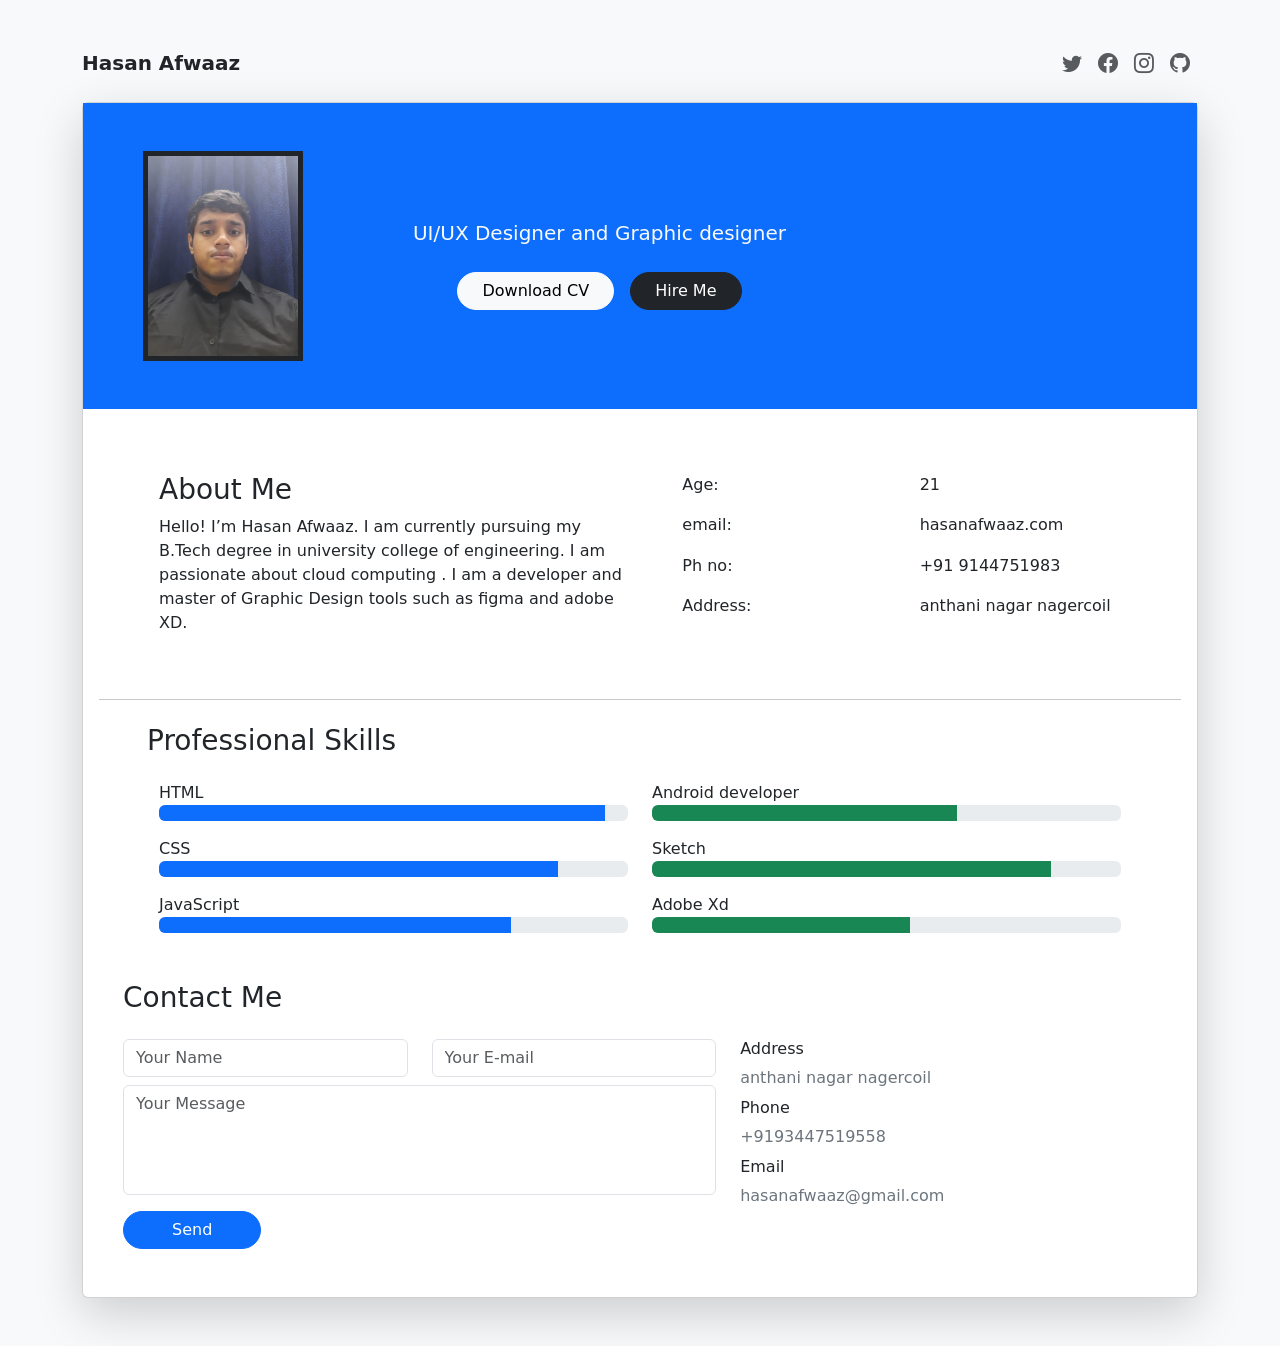
<file: Assignment/Hasan Afwaaz/hasan afwaaz/hasan.html>
<!doctype html>
<html lang="en">
    <head>
        <meta charset="utf-8">
        <meta name="viewport" content="width=device-width, initial-scale=1">
        <title>Bootstrap demo</title>
        <!--Bootstrap CSS-->
        <link href="https://cdn.jsdelivr.net/npm/bootstrap@5.2.0/dist/css/bootstrap.min.css" rel="stylesheet" integrity="sha384-gH2yIJqKdNHPEq0n4Mqa/HGKIhSkIHeL5AyhkYV8i59U5AR6csBvApHHNl/vI1Bx" crossorigin="anonymous">
        <!--Bootstrap Icons-->
        <link rel="stylesheet" href="https://cdn.jsdelivr.net/npm/bootstrap-icons@1.9.1/font/bootstrap-icons.css">
    </head>
    <body>
        <section class="bg-light min-vh-100 p-5">
            <div class="container d-flex flex-row justify-content-between">
                <div class="fw-bold fs-5">Hasan Afwaaz</div>
                <div class="d-flex flex-row fs-5">
                    <a href="#" class="mx-2 text-muted"><i class="bi bi-twitter"></i></a>
                    <a href="#" class="mx-2 text-muted"><i class="bi bi-facebook"></i></a>
                    <a href="#" class="mx-2 text-muted"><i class="bi bi-instagram"></i></a>
                    <a href="#" class="mx-2 text-muted"><i class="bi bi-github"></i></a>
                </div>
            </div>
            <!--Card-->
            <div class="container mt-4">
                <div class="card rounded shadow-lg border-none">
                    <div class="bg-primary p-5">
                        <div class="container">
                            <div class="d-flex flex-row">
                                <span class="position-relative">
                                    <img src="WhatsApp Image 2022-09-22 at 8.42.36 AM.jpeg" alt="" style="max-width: 10rem" class="img-fluid border border-5 border-dark">
                                </span>
                                <div class="d-flex flex-column ms-5 justify-content-center align-items-center w-50">
                                    <div class="fs-1 fw-bold text-light"></div>
                                    <div class="fs-5 text-light mt-3">UI/UX Designer and Graphic designer</div>
                                    <div class="d-flex flex-row mt-4">
                                        <a href="#" class="btn btn-light rounded-pill px-4 px-3">Download CV</a>
                                        <a href="#" class="btn btn-dark rounded-pill px-4 px-3 ms-3">Hire Me</a>
                                    </div>
                                </div>
                            </div>
                        </div>
                    </div>
                    <div class="card-body">
                        <div class="d-flex flex-row p-5">
                            <div class="container">
                                <div class="h3">About Me</div>
                                <div class="pe-5">Hello! I’m Hasan Afwaaz. I am currently pursuing my B.Tech degree in university college of engineering. I am passionate about cloud computing . I am a developer and master of Graphic Design tools such as figma and adobe XD.</div>
                            </div>
                            <div class="row row-cols-2">
                                <div class="col">Age:</div>
                                <div class="col">21</div>
                                <div class="col">email:</div>
                                <div class="col">hasanafwaaz.com</div>
                                <div class="col">Ph no:</div>
                                <div class="col">+91 9144751983</div>
                                <div class="col">Address:</div>
                                <div class="col">anthani nagar nagercoil</div>
                            </div>
                        </div>
                        <hr>
                        <div class="h3 px-5 py-2">Professional Skills</div>
                        <div class="d-flex flex-row px-5 py-2 pb-5">
                            <div class="container">
                                <div class="">HTML</div>
                                <div class="progress">
                                    <div class="progress-bar" role="progressbar" aria-label="Basic example" style="width: 95%" aria-valuenow="95" aria-valuemin="0" aria-valuemax="100"></div>
                                </div>
                                <div class="mt-3">CSS</div>
                                <div class="progress">
                                    <div class="progress-bar" role="progressbar" aria-label="Basic example" style="width: 85%" aria-valuenow="85" aria-valuemin="0" aria-valuemax="100"></div>
                                </div>
                                <div class="mt-3">JavaScript</div>
                                <div class="progress">
                                    <div class="progress-bar" role="progressbar" aria-label="Basic example" style="width: 75%" aria-valuenow="75" aria-valuemin="0" aria-valuemax="100"></div>
                                </div>                             

                            </div>
                            <div class="container">
                                <div class="">Android developer</div>
                                <div class="progress">
                                    <div class="progress-bar bg-success" role="progressbar" aria-label="Basic example" style="width: 65%" aria-valuenow="65" aria-valuemin="0" aria-valuemax="100"></div>
                                </div>
                                <div class="mt-3">Sketch</div>
                                <div class="progress">
                                    <div class="progress-bar bg-success" role="progressbar" aria-label="Basic example" style="width: 85%" aria-valuenow="85" aria-valuemin="0" aria-valuemax="100"></div>
                                </div>
                                <div class="mt-3">Adobe Xd</div>
                                <div class="progress">
                                    <div class="progress-bar bg-success" role="progressbar" aria-label="Basic example" style="width: 55%" aria-valuenow="55" aria-valuemin="0" aria-valuemax="100"></div>
                                </div>    

                            </div>
                        </div>
                        <!---->
                        <!--Contact-->
<div class="contant-section px-3 px-lg-4 pb-4" id="contact">
    <h2 class="h3 text mb-3">Contact Me</h2>
    <div class="row">
      <div class="col-md-7 d-print-none">
        <div class="my-2">
            <form action="" method="POST">
                <div class="row">
                    <div class="col-6"><input class="form-control" type="text" id="name" name="name" placeholder="Your Name" required></div>
                    <div class="col-6"><input class="form-control" type="email" id="email" name="_replyto" placeholder="Your E-mail" required></div>
                </div>
                <div class="form-group my-2"><textarea class="form-control" style="resize: none;" id="message" name="message" rows="4"  placeholder="Your Message" required></textarea></div>
                <button class="btn btn-primary rounded-pill px-5 mt-2" type="submit">Send</button>
            </form>
        </div>
      </div>
      <div class="col">
        <div class="mt-2">
          <h3 class="h6">Address</h3>
          <div class="pb-2 text-secondary">anthani nagar nagercoil</div>
          <h3 class="h6">Phone</h3>
          <div class="pb-2 text-secondary">+9193447519558</div>
          <h3 class="h6">Email</h3>
          <div class="pb-2 text-secondary">hasanafwaaz@gmail.com</div>
        </div>
      </div>
    </div>
</div>

                    </div>
                </div>
            </div>

        </section>
        <!--BootStrap JS-->
        <script src="https://cdn.jsdelivr.net/npm/bootstrap@5.2.0/dist/js/bootstrap.bundle.min.js" integrity="sha384-A3rJD856KowSb7dwlZdYEkO39Gagi7vIsF0jrRAoQmDKKtQBHUuLZ9AsSv4jD4Xa" crossorigin="anonymous"></script>
    </body>
</html>
</file>
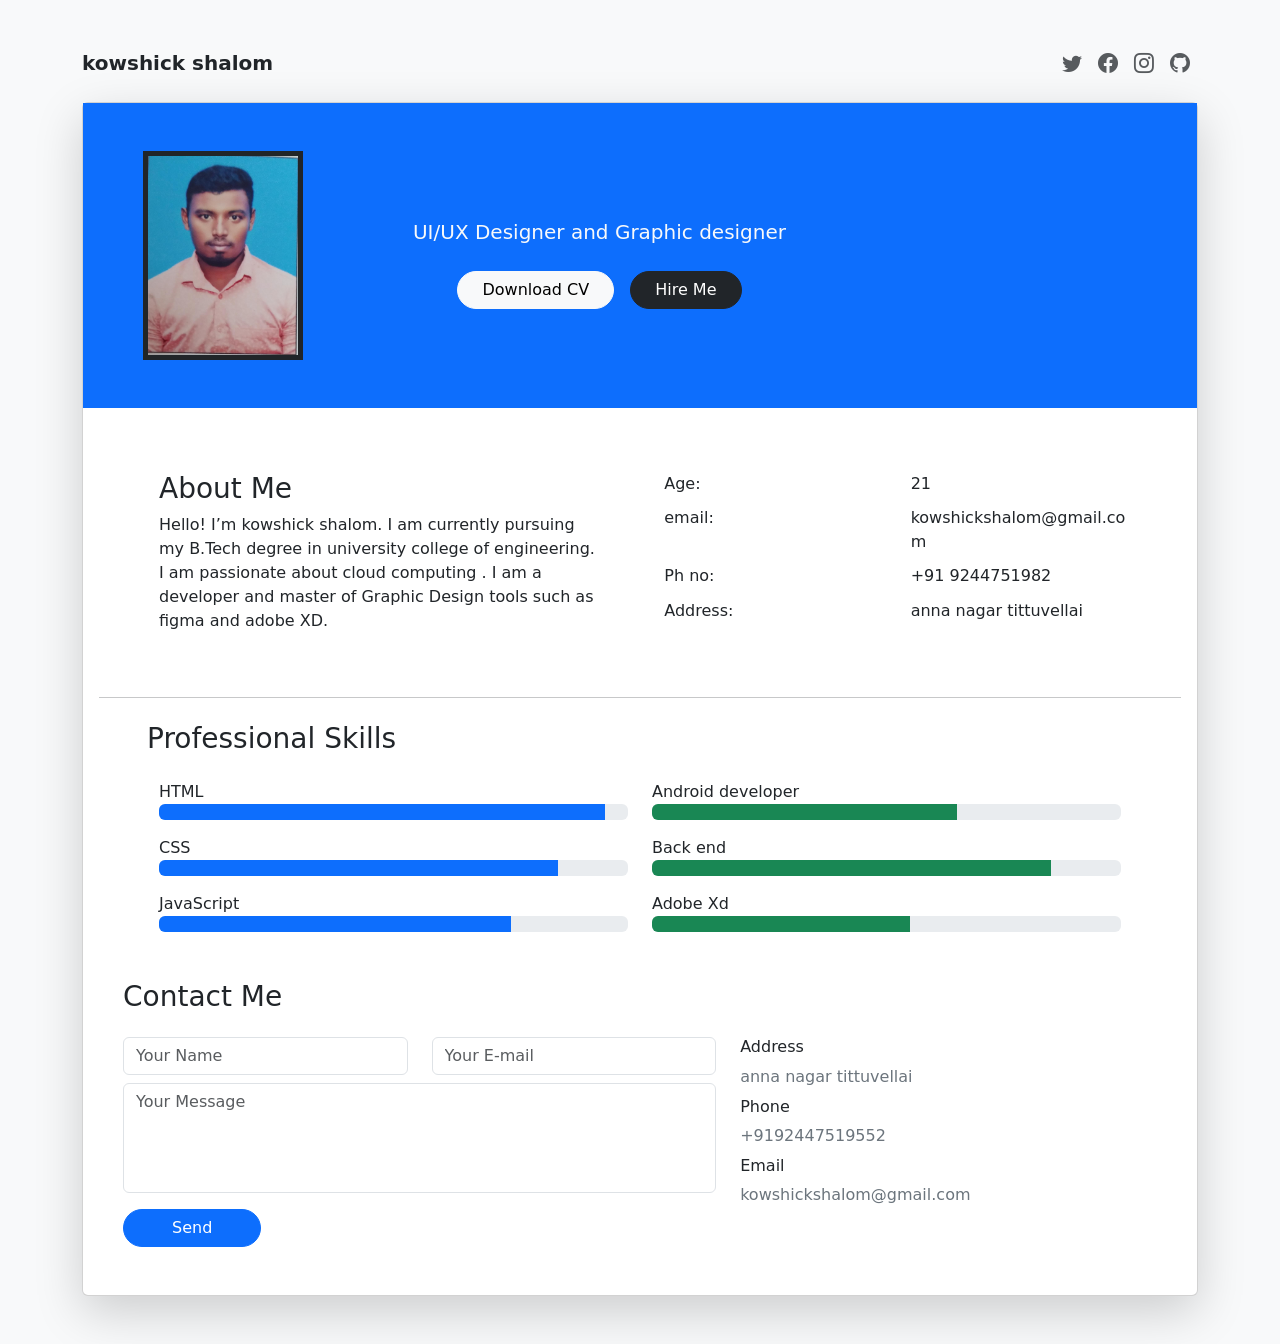
<file: Assignment/Kowshick Shalom/kowshick shalom/kowshick.html>
<!doctype html>
<html lang="en">
    <head>
        <meta charset="utf-8">
        <meta name="viewport" content="width=device-width, initial-scale=1">
        <title>Bootstrap demo</title>
        <!--Bootstrap CSS-->
        <link href="https://cdn.jsdelivr.net/npm/bootstrap@5.2.0/dist/css/bootstrap.min.css" rel="stylesheet" integrity="sha384-gH2yIJqKdNHPEq0n4Mqa/HGKIhSkIHeL5AyhkYV8i59U5AR6csBvApHHNl/vI1Bx" crossorigin="anonymous">
        <!--Bootstrap Icons-->
        <link rel="stylesheet" href="https://cdn.jsdelivr.net/npm/bootstrap-icons@1.9.1/font/bootstrap-icons.css">
    </head>
    <body>
        <section class="bg-light min-vh-100 p-5">
            <div class="container d-flex flex-row justify-content-between">
                <div class="fw-bold fs-5">kowshick shalom </div>
                <div class="d-flex flex-row fs-5">
                    <a href="#" class="mx-2 text-muted"><i class="bi bi-twitter"></i></a>
                    <a href="#" class="mx-2 text-muted"><i class="bi bi-facebook"></i></a>
                    <a href="#" class="mx-2 text-muted"><i class="bi bi-instagram"></i></a>
                    <a href="#" class="mx-2 text-muted"><i class="bi bi-github"></i></a>
                </div>
            </div>
            <!--Card-->
            <div class="container mt-4">
                <div class="card rounded shadow-lg border-none">
                    <div class="bg-primary p-5">
                        <div class="container">
                            <div class="d-flex flex-row">
                                <span class="position-relative">
                                    <img src="WhatsApp Image 2022-09-22 at 7.41.50 AM.jpeg" alt="" style="max-width: 10rem" class="img-fluid border border-5 border-dark">
                                </span>
                                <div class="d-flex flex-column ms-5 justify-content-center align-items-center w-50">
                                    <div class="fs-1 fw-bold text-light"></div>
                                    <div class="fs-5 text-light mt-3">UI/UX Designer and Graphic designer</div>
                                    <div class="d-flex flex-row mt-4">
                                        <a href="#" class="btn btn-light rounded-pill px-4 px-3">Download CV</a>
                                        <a href="#" class="btn btn-dark rounded-pill px-4 px-3 ms-3">Hire Me</a>
                                    </div>
                                </div>
                            </div>
                        </div>
                    </div>
                    <div class="card-body">
                        <div class="d-flex flex-row p-5">
                            <div class="container">
                                <div class="h3">About Me</div>
                                <div class="pe-5">Hello! I’m kowshick shalom. I am currently pursuing my B.Tech degree in university college of engineering. I am passionate about cloud computing . I am a developer and master of Graphic Design tools such as figma and adobe XD.</div>
                            </div>
                            <div class="row row-cols-2">
                                <div class="col">Age:</div>
                                <div class="col">21</div>
                                <div class="col">email:</div>
                                <div class="col">kowshickshalom@gmail.com</div>
                                <div class="col">Ph no:</div>
                                <div class="col">+91 9244751982</div>
                                <div class="col">Address:</div>
                                <div class="col">anna nagar tittuvellai</div>
                            </div>
                        </div>
                        <hr>
                        <div class="h3 px-5 py-2">Professional Skills</div>
                        <div class="d-flex flex-row px-5 py-2 pb-5">
                            <div class="container">
                                <div class="">HTML</div>
                                <div class="progress">
                                    <div class="progress-bar" role="progressbar" aria-label="Basic example" style="width: 95%" aria-valuenow="95" aria-valuemin="0" aria-valuemax="100"></div>
                                </div>
                                <div class="mt-3">CSS</div>
                                <div class="progress">
                                    <div class="progress-bar" role="progressbar" aria-label="Basic example" style="width: 85%" aria-valuenow="85" aria-valuemin="0" aria-valuemax="100"></div>
                                </div>
                                <div class="mt-3">JavaScript</div>
                                <div class="progress">
                                    <div class="progress-bar" role="progressbar" aria-label="Basic example" style="width: 75%" aria-valuenow="75" aria-valuemin="0" aria-valuemax="100"></div>
                                </div>                             

                            </div>
                            <div class="container">
                                <div class="">Android developer</div>
                                <div class="progress">
                                    <div class="progress-bar bg-success" role="progressbar" aria-label="Basic example" style="width: 65%" aria-valuenow="65" aria-valuemin="0" aria-valuemax="100"></div>
                                </div>
                                <div class="mt-3">Back end</div>
                                <div class="progress">
                                    <div class="progress-bar bg-success" role="progressbar" aria-label="Basic example" style="width: 85%" aria-valuenow="85" aria-valuemin="0" aria-valuemax="100"></div>
                                </div>
                                <div class="mt-3">Adobe Xd</div>
                                <div class="progress">
                                    <div class="progress-bar bg-success" role="progressbar" aria-label="Basic example" style="width: 55%" aria-valuenow="55" aria-valuemin="0" aria-valuemax="100"></div>
                                </div>    

                            </div>
                        </div>
                        <!---->
                        <!--Contact-->
<div class="contant-section px-3 px-lg-4 pb-4" id="contact">
    <h2 class="h3 text mb-3">Contact Me</h2>
    <div class="row">
      <div class="col-md-7 d-print-none">
        <div class="my-2">
            <form action="" method="POST">
                <div class="row">
                    <div class="col-6"><input class="form-control" type="text" id="name" name="name" placeholder="Your Name" required></div>
                    <div class="col-6"><input class="form-control" type="email" id="email" name="_replyto" placeholder="Your E-mail" required></div>
                </div>
                <div class="form-group my-2"><textarea class="form-control" style="resize: none;" id="message" name="message" rows="4"  placeholder="Your Message" required></textarea></div>
                <button class="btn btn-primary rounded-pill px-5 mt-2" type="submit">Send</button>
            </form>
        </div>
      </div>
      <div class="col">
        <div class="mt-2">
          <h3 class="h6">Address</h3>
          <div class="pb-2 text-secondary">anna nagar tittuvellai</div>
          <h3 class="h6">Phone</h3>
          <div class="pb-2 text-secondary">+9192447519552</div>
          <h3 class="h6">Email</h3>
          <div class="pb-2 text-secondary">kowshickshalom@gmail.com</div>
        </div>
      </div>
    </div>
</div>

                    </div>
                </div>
            </div>

        </section>
        <!--BootStrap JS-->
        <script src="https://cdn.jsdelivr.net/npm/bootstrap@5.2.0/dist/js/bootstrap.bundle.min.js" integrity="sha384-A3rJD856KowSb7dwlZdYEkO39Gagi7vIsF0jrRAoQmDKKtQBHUuLZ9AsSv4jD4Xa" crossorigin="anonymous"></script>
    </body>
</html>
</file>
